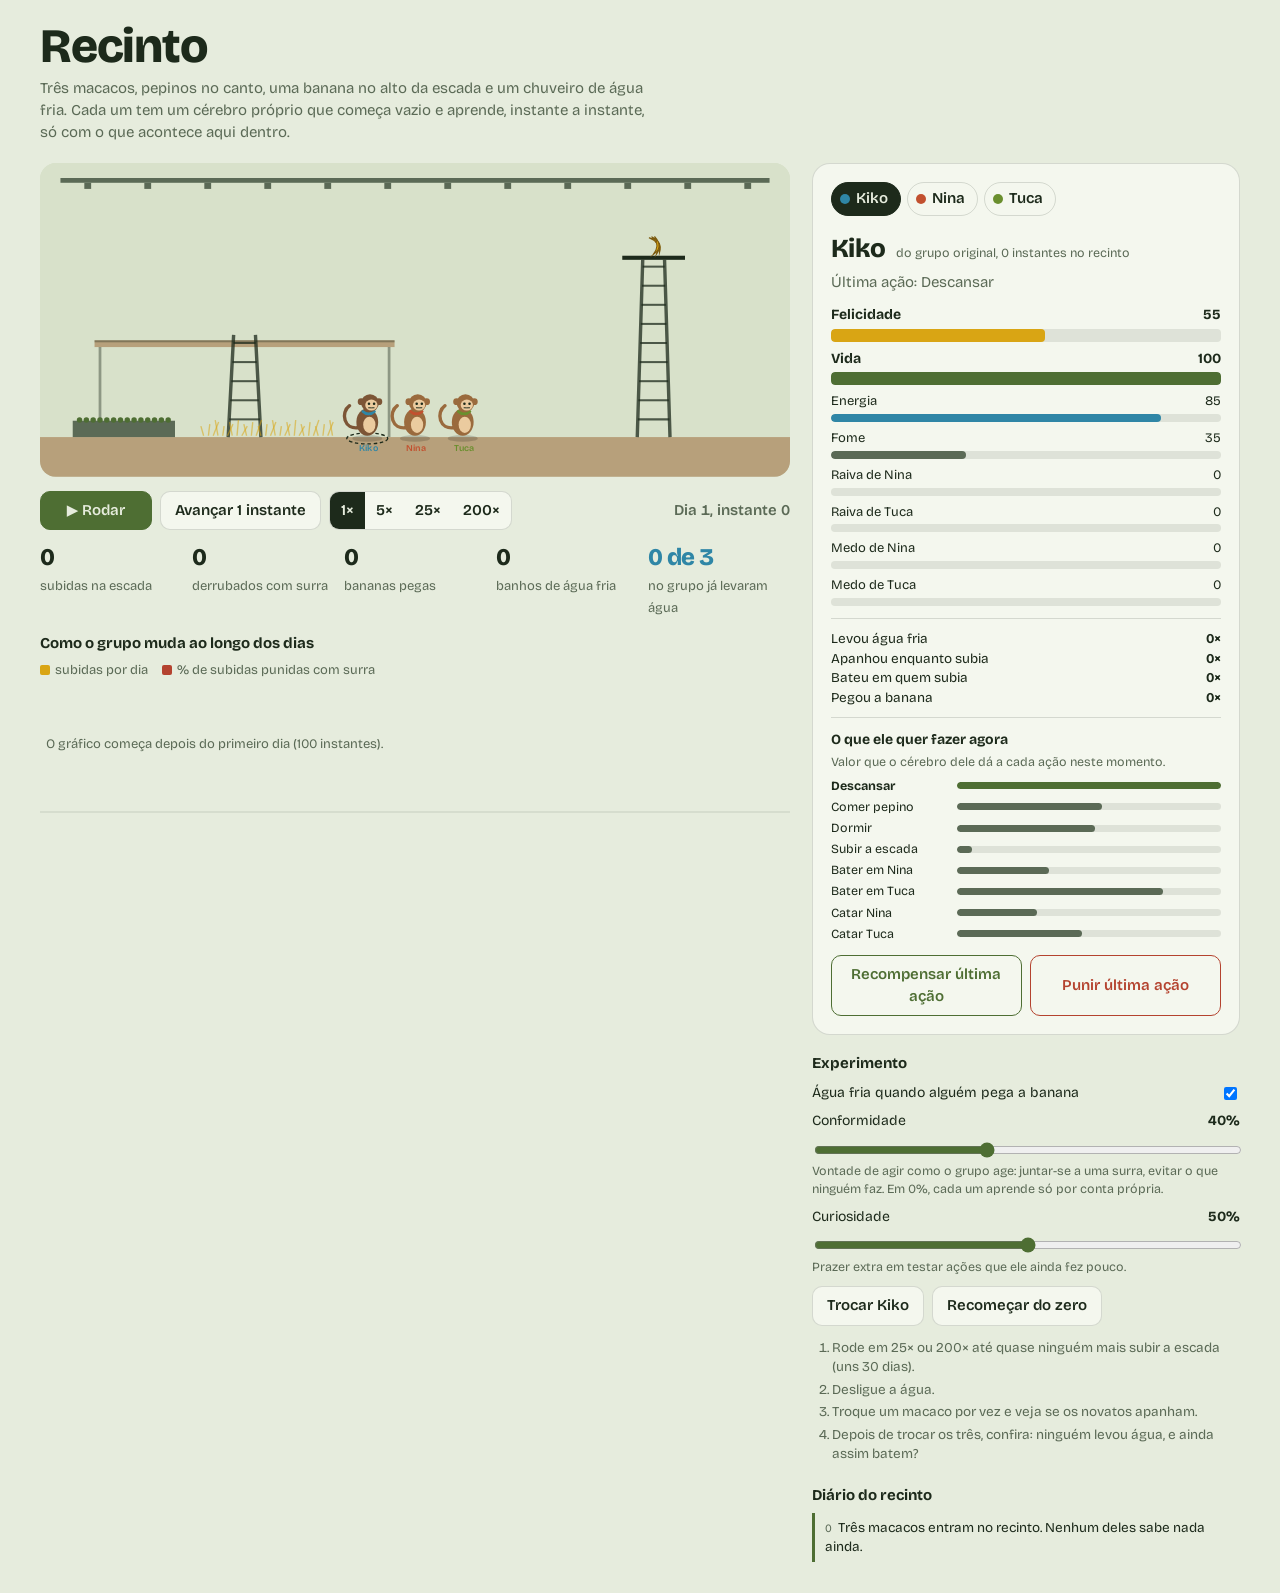
<file: index.html>
<!DOCTYPE html>
<html lang="pt-BR">
<head>
<meta charset="utf-8">
<meta name="viewport" content="width=device-width, initial-scale=1, viewport-fit=cover">
<title>Recinto — macacos que aprendem sozinhos</title>
<link rel="preconnect" href="https://fonts.googleapis.com">
<link rel="preconnect" href="https://fonts.gstatic.com" crossorigin>
<link href="https://fonts.googleapis.com/css2?family=Bricolage+Grotesque:opsz,wght@12..96,400;12..96,600;12..96,800&display=swap" rel="stylesheet">
<link rel="stylesheet" href="css/style.css">
</head>
<body>
<header>
  <h1>Recinto</h1>
  <p>Três macacos, pepinos no canto, uma banana no alto da escada e um chuveiro de água fria. Cada um tem um cérebro próprio que começa vazio e aprende, instante a instante, só com o que acontece aqui dentro.</p>
</header>

<main class="grid">
  <section class="stage">
    <canvas id="scene" aria-label="Recinto com os macacos. Toque num macaco para selecioná-lo."></canvas>
    <div class="timebar">
      <button class="btn play" id="play">▶ Rodar</button>
      <button class="btn" id="step">Avançar 1 instante</button>
      <div class="seg" id="speeds" role="group" aria-label="Velocidade"></div>
      <span class="clock" id="clock">Dia 1, instante 0</span>
    </div>
    <div class="stats">
      <div class="stat"><b id="s-climbs">0</b><span>subidas na escada</span></div>
      <div class="stat"><b id="s-inter">0</b><span>derrubados com surra</span></div>
      <div class="stat"><b id="s-bananas">0</b><span>bananas pegas</span></div>
      <div class="stat"><b id="s-showers">0</b><span>banhos de água fria</span></div>
      <div class="stat key"><b id="s-wet">0 de 3</b><span>no grupo já levaram água</span></div>
    </div>
    <div class="chartwrap">
      <h2>Como o grupo muda ao longo dos dias</h2>
      <div class="legend"><span><i style="background:var(--banana)"></i>subidas por dia</span><span><i style="background:var(--bruise)"></i>% de subidas punidas com surra</span></div>
      <canvas id="chart"></canvas>
    </div>
  </section>

  <aside class="side">
    <div class="monkeybox">
      <div class="tabs" id="tabs" role="group" aria-label="Escolher macaco"></div>
      <div class="mname"><h3 id="m-name">—</h3><small id="m-gen"></small></div>
      <div class="doing" id="m-doing"></div>
      <div id="m-bars"></div>
      <div class="hist" id="m-hist"></div>
      <div class="prefs">
        <h4>O que ele quer fazer agora</h4>
        <p>Valor que o cérebro dele dá a cada ação neste momento.</p>
        <div id="m-q"></div>
      </div>
      <div class="trainer">
        <button class="btn good" id="reward">Recompensar última ação</button>
        <button class="btn bad" id="punish">Punir última ação</button>
      </div>
    </div>

    <div class="exp">
      <h2>Experimento</h2>
      <label class="row"><span>Água fria quando alguém pega a banana</span><input type="checkbox" id="water" checked></label>
      <label class="row" for="conf"><span>Conformidade</span><b id="conf-v">40%</b></label>
      <input type="range" id="conf" min="0" max="100" value="40">
      <div class="hint">Vontade de agir como o grupo age: juntar-se a uma surra, evitar o que ninguém faz. Em 0%, cada um aprende só por conta própria.</div>
      <label class="row" for="cur"><span>Curiosidade</span><b id="cur-v">50%</b></label>
      <input type="range" id="cur" min="0" max="100" value="50">
      <div class="hint">Prazer extra em testar ações que ele ainda fez pouco.</div>
      <div class="actions">
        <button class="btn" id="swap">Trocar macaco</button>
        <button class="btn" id="reset">Recomeçar do zero</button>
      </div>
      <ol class="steps">
        <li>Rode em 25× ou 200× até quase ninguém mais subir a escada (uns 30 dias).</li>
        <li>Desligue a água.</li>
        <li>Troque um macaco por vez e veja se os novatos apanham.</li>
        <li>Depois de trocar os três, confira: ninguém levou água, e ainda assim batem?</li>
      </ol>
    </div>

    <div>
      <h2>Diário do recinto</h2>
      <ol id="log"></ol>
    </div>
  </aside>
</main>

<script src="js/config.js"></script>
<script src="js/network.js"></script>
<script src="js/emotions.js"></script>
<script src="js/actions.js"></script>
<script src="js/policy.js"></script>
<script src="js/sim.js"></script>
<script src="js/render.js"></script>
<script src="js/ui.js"></script>
<script src="js/main.js"></script>
</body>
</html>
</file>
<file: css/style.css>
:root{
  --paper:#E6ECDD;--panel:#F4F7EE;--ink:#1D2A1B;--muted:#5B6A56;--moss:#4E6E33;
  --banana:#D9A514;--water:#2F86A6;--bruise:#B4432F;--wall:#D8E1CA;--floor:#B7A07B;
  --line:rgba(29,42,27,.15);--track:rgba(29,42,27,.10);
  box-sizing:border-box;
  padding-top:env(safe-area-inset-top,0px);padding-bottom:env(safe-area-inset-bottom,0px);
}
@media (prefers-color-scheme:dark){
  :root:not([data-theme="light"]){
    --paper:#121A13;--panel:#1A251B;--ink:#E3EADB;--muted:#9AAA92;--moss:#8DB35F;
    --banana:#F0C23C;--water:#57A9C9;--bruise:#E06A52;--wall:#1F2C20;--floor:#4A3F2E;
    --line:rgba(227,234,219,.15);--track:rgba(227,234,219,.10);
  }
}
:root[data-theme="dark"]{
  --paper:#121A13;--panel:#1A251B;--ink:#E3EADB;--muted:#9AAA92;--moss:#8DB35F;
  --banana:#F0C23C;--water:#57A9C9;--bruise:#E06A52;--wall:#1F2C20;--floor:#4A3F2E;
  --line:rgba(227,234,219,.15);--track:rgba(227,234,219,.10);
}
html{scroll-padding-top:env(safe-area-inset-top,0px)}
*,*::before,*::after{box-sizing:inherit}
body{margin:0;background:var(--paper);color:var(--ink);
  font-family:"Bricolage Grotesque",ui-sans-serif,system-ui,-apple-system,"Segoe UI",Roboto,sans-serif;
  font-size:15px;line-height:1.45}
header{max-width:1240px;margin:0 auto;padding:22px 20px 10px}
h1{font-size:clamp(30px,4.4vw,48px);font-weight:800;letter-spacing:-.025em;line-height:1;margin:0 0 8px}
header p{margin:0;color:var(--muted);max-width:62ch}
.grid{max-width:1240px;margin:0 auto;padding:10px 20px 28px;display:grid;
  grid-template-columns:minmax(0,1.75fr) minmax(300px,1fr);gap:22px;align-items:start}
@media (max-width:900px){.grid{grid-template-columns:minmax(0,1fr)}}
#scene{width:100%;aspect-ratio:1100/460;display:block;border-radius:16px;background:var(--wall);cursor:pointer;touch-action:manipulation}
.timebar{display:flex;flex-wrap:wrap;gap:8px;align-items:center;margin:14px 0 6px}
button{font:inherit;color:var(--ink)}
.btn{background:var(--panel);border:1px solid var(--line);border-radius:10px;padding:8px 14px;font-weight:600;cursor:pointer}
.btn:hover{border-color:var(--muted)}
.btn:focus-visible,input:focus-visible,.tab:focus-visible,.seg button:focus-visible{outline:3px solid var(--water);outline-offset:2px}
.btn.play{background:var(--moss);color:var(--paper);border-color:var(--moss);min-width:112px}
.seg{display:inline-flex;border:1px solid var(--line);border-radius:10px;overflow:hidden;background:var(--panel)}
.seg button{border:0;background:transparent;padding:8px 11px;cursor:pointer;font-weight:600}
.seg button[aria-pressed="true"]{background:var(--ink);color:var(--paper)}
.clock{margin-left:auto;font-weight:600;color:var(--muted);font-variant-numeric:tabular-nums}
.stats{display:grid;grid-template-columns:repeat(5,minmax(0,1fr));gap:10px;margin-top:10px}
@media (max-width:620px){.stats{grid-template-columns:repeat(3,minmax(0,1fr))}}
.stat b{display:block;font-size:24px;font-weight:800;font-variant-numeric:tabular-nums;letter-spacing:-.02em}
.stat span{font-size:13px;color:var(--muted)}
.stat.key b{color:var(--water)}
.chartwrap{margin-top:14px}
.chartwrap h2,.side h2{font-size:15px;font-weight:700;margin:0 0 6px}
.legend{font-size:13px;color:var(--muted);display:flex;gap:14px;flex-wrap:wrap;margin-bottom:4px}
.legend i{display:inline-block;width:10px;height:10px;border-radius:2px;margin-right:5px;vertical-align:-1px}
#chart{width:100%;height:130px;display:block}
.side{display:flex;flex-direction:column;gap:18px}
.monkeybox{background:var(--panel);border-radius:18px;padding:18px;border:1px solid var(--line)}
.tabs{display:flex;gap:6px;margin-bottom:14px;flex-wrap:wrap}
.tab{border:1px solid var(--line);background:transparent;border-radius:999px;padding:5px 12px 5px 8px;cursor:pointer;font-weight:600;display:inline-flex;align-items:center;gap:6px}
.tab[aria-pressed="true"]{background:var(--ink);color:var(--paper);border-color:var(--ink)}
.dot{width:10px;height:10px;border-radius:50%;display:inline-block}
.mname{display:flex;align-items:baseline;gap:10px;flex-wrap:wrap}
.mname h3{font-size:26px;font-weight:800;margin:0;letter-spacing:-.02em}
.mname small{color:var(--muted)}
.doing{margin:4px 0 12px;color:var(--muted)}
.bar{margin:7px 0}
.bar .lab{display:flex;justify-content:space-between;font-size:13px}
.bar .tr{height:8px;background:var(--track);border-radius:4px;overflow:hidden;margin-top:3px}
.bar.main .tr{height:13px}
.bar.main .lab{font-weight:700;font-size:14px}
.bar .fi{height:100%;border-radius:4px;transition:width .15s linear}
.hist{font-size:13.5px;margin:12px 0;padding:10px 0;border-top:1px solid var(--line);border-bottom:1px solid var(--line)}
.hist div{display:flex;justify-content:space-between}
.hist b{font-variant-numeric:tabular-nums}
.prefs h4{font-size:14px;margin:0 0 2px}
.prefs p{font-size:12.5px;color:var(--muted);margin:0 0 6px}
.q{display:grid;grid-template-columns:118px 1fr;gap:8px;align-items:center;font-size:12.5px;margin:3px 0}
.q .tr{height:7px;background:var(--track);border-radius:4px;overflow:hidden}
.q .fi{height:100%;background:var(--muted);border-radius:4px}
.q.top{font-weight:700}.q.top .fi{background:var(--moss)}
.trainer{display:flex;gap:8px;margin-top:12px;flex-wrap:wrap}
.trainer .btn{flex:1}
.btn.good{border-color:var(--moss);color:var(--moss)}
.btn.bad{border-color:var(--bruise);color:var(--bruise)}
.exp label.row{display:flex;justify-content:space-between;align-items:center;gap:10px;margin:8px 0;font-size:14px}
.exp input[type=range]{width:100%;accent-color:var(--moss)}
.exp .hint{font-size:12.5px;color:var(--muted);margin:-2px 0 8px}
.exp .actions{display:flex;gap:8px;flex-wrap:wrap;margin-top:10px}
.steps{font-size:13.5px;margin:12px 0 0;padding-left:20px;color:var(--muted)}
.steps li{margin:3px 0}
#log{list-style:none;margin:0;padding:0;max-height:280px;overflow:auto;font-size:13.5px}
#log li{padding:5px 0 5px 10px;border-left:3px solid var(--line);margin-bottom:3px}
#log li small{color:var(--muted);font-variant-numeric:tabular-nums;margin-right:6px}
#log li.hit{border-color:var(--bruise)}#log li.water{border-color:var(--water)}
#log li.climb{border-color:var(--banana)}#log li.info{border-color:var(--moss)}
#log li.train{border-color:var(--ink)}
@media (prefers-reduced-motion:reduce){.bar .fi{transition:none}}
</file>
